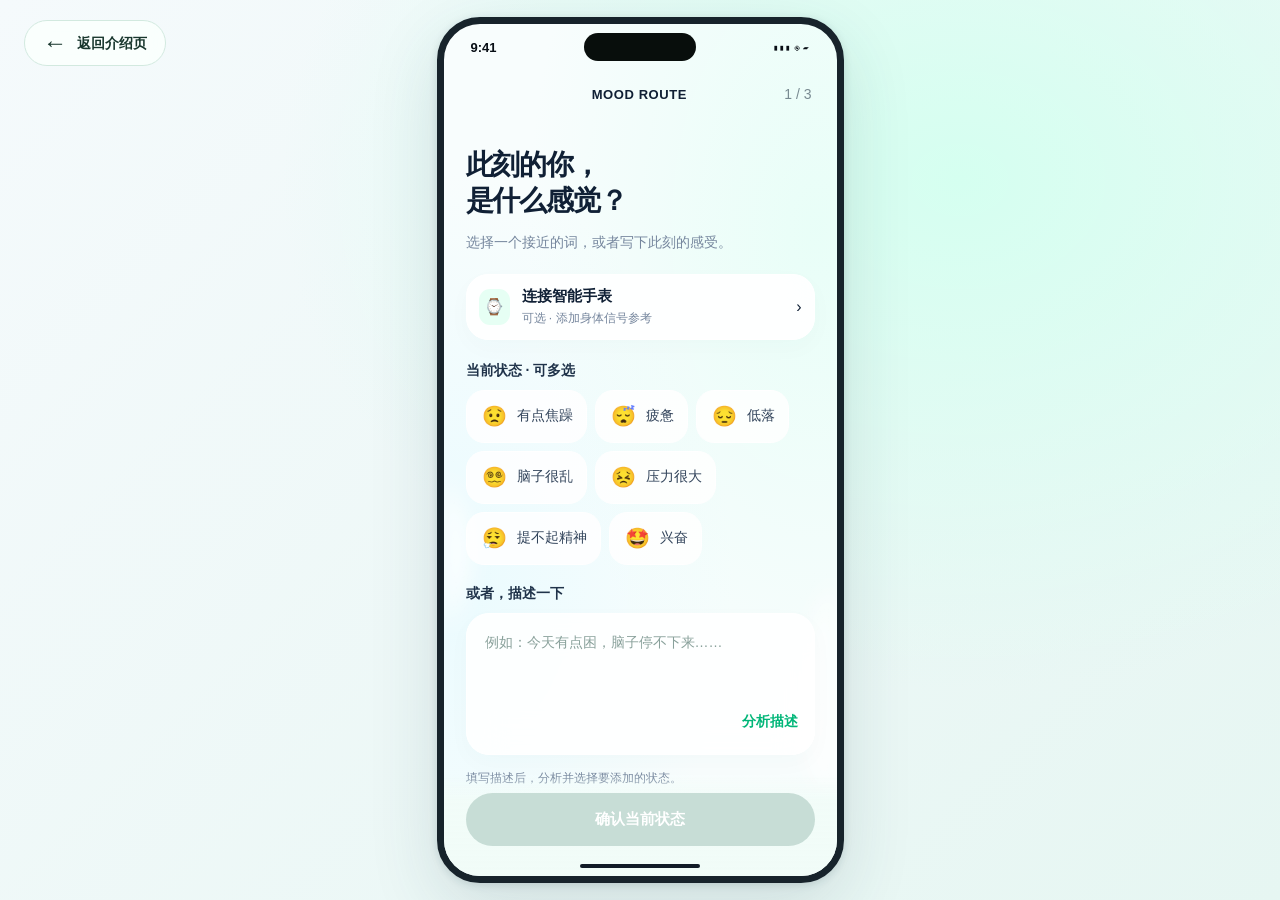
<file: green.html>
<!doctype html><html lang="zh-CN"><head><meta charset="utf-8"><meta name="viewport" content="width=device-width,initial-scale=1,viewport-fit=cover"><meta name="theme-color" content="#00c875"><meta name="description" content="从此刻出发，体验可反馈、可调整的音乐路线。"><title>MOOD ROUTE · 音乐旅程</title><link rel="stylesheet" href="assets/green.css"><link rel="stylesheet" href="assets/journey.css"><link rel="stylesheet" href="assets/reference.css"><link rel="stylesheet" href="assets/iphone15.css"><link rel="stylesheet" href="assets/cover-theme.css?v=22"></head><body><a class="return-intro" href="index.html" aria-label="返回 MOOD ROUTE 介绍页"><span aria-hidden="true">←</span><span>返回介绍页</span></a><main class="phone" id="phone"><div class="status"><b>9:41</b><span class="island"></span><span>▮▮▮ ◉ ▰</span></div><header><button id="back" aria-label="返回">‹</button><b id="headerTitle">MOOD ROUTE</b><button id="records" aria-label="我的记录">☷</button></header><div id="screen"></div><div class="home-indicator"></div><dialog id="sheet"><div class="handle"></div><button id="closeSheet" class="close" aria-label="关闭">×</button><div id="sheetContent"></div></dialog><div class="toast" id="toast" role="status"></div><audio id="audio" preload="metadata"></audio><input id="file" type="file" accept="audio/*" hidden></main><script src="assets/journey.js?v=beethoven20261009"></script></body></html>
</file>
<file: assets/green.css>
:root{--green:#00c875;--ink:#102b35;--muted:#738690;--line:#e4eceb;--wash:#e3fbef;--light:#f9fbfb}*{box-sizing:border-box}html,body{margin:0;height:100%;font-family:-apple-system,BlinkMacSystemFont,"PingFang SC","Microsoft YaHei",sans-serif;color:var(--ink)}body{display:grid;place-items:center;background:#e9eeec}button,input,textarea{font:inherit;color:inherit}button{cursor:pointer;border:0;background:none;-webkit-tap-highlight-color:transparent}button:focus-visible,input:focus-visible,textarea:focus-visible{outline:2px solid #009f61;outline-offset:3px}.phone{position:relative;width:min(100%,430px);height:100dvh;max-height:932px;background:radial-gradient(ellipse at 85% 0,#e3faef,transparent 44%),linear-gradient(#f7fcfb,#fcfdfd);overflow:hidden;transition:background 2s}.status{height:44px;display:flex;align-items:center;justify-content:space-between;padding:0 27px;font-size:13px;position:relative;z-index:2}.island{position:absolute;left:50%;transform:translateX(-50%);width:112px;height:28px;border-radius:20px;background:#080e0c;top:9px}.status>span:last-child{font-size:11px}header{height:48px;display:flex;align-items:center;justify-content:space-between;padding:0 19px}header b{font-size:14px;letter-spacing:.12em}header button{min-width:38px;height:38px;font-size:27px;border-radius:50%}#screen{height:calc(100% - 92px);overflow:auto;padding:14px 22px 110px;scrollbar-width:none;position:relative}h1{font-size:32px;line-height:1.18;letter-spacing:-.04em;margin:13px 0 13px}h2{font-size:22px;letter-spacing:-.025em;margin:0 0 12px}h3{font-size:16px;margin:0 0 12px}p{font-size:15px;line-height:1.65;margin:0 0 18px}.muted{color:var(--muted)}small{font-size:12px;color:var(--muted);line-height:1.5}.eyebrow{font-size:12px;color:#14875d;letter-spacing:.08em;margin-bottom:8px}.step{display:flex;gap:5px;margin-bottom:17px}.step i{height:3px;width:25px;background:#dce8e2;border-radius:5px}.step i.on{background:var(--green)}.card{background:rgba(255,255,255,.8);border:1px solid rgba(222,233,229,.7);border-radius:24px;box-shadow:0 8px 27px rgba(35,70,50,.035);padding:18px;margin-bottom:14px}.watch{display:flex;align-items:center;gap:12px;text-align:left;width:100%;padding:14px 16px;margin:22px 0}.watch .icon{width:32px;height:39px;border-radius:11px;background:linear-gradient(150deg,#172f28,#6eaa88);display:grid;place-items:center;color:#ceffe5}.watch div{flex:1}.watch b,.watch small{display:block}.watch b{font-size:15px;margin-bottom:3px}.chips{display:flex;flex-wrap:wrap;gap:9px;margin:12px 0 20px}.chip{padding:11px 14px;min-height:43px;border:1px solid var(--line);border-radius:99px;background:white;font-size:14px;transition:.2s}.chip.on{background:#ddfaea;border-color:#3bdba0;color:#116442}.chip.on:before{content:'✓ ';color:#00b56b}.input-card{position:relative;padding:13px 15px;background:#fff;border:1px solid var(--line);border-radius:22px;margin-bottom:14px}.input-card textarea{border:0;resize:none;width:100%;background:none;min-height:76px;font-size:15px;line-height:1.6;outline:none}.input-card button{display:block;margin-left:auto;color:#00a862;font-size:14px;font-weight:650;padding:7px 0}.analysis{background:#edfbf4;border-radius:20px;padding:12px 14px;margin:12px 0}.analysis .chips{margin:9px 0 0}.primary{background:var(--green);color:white;border-radius:99px;padding:16px 22px;min-height:53px;font-weight:650;width:100%;box-shadow:0 8px 22px #00c87524}.primary:disabled{background:#c6d6cf;box-shadow:none;cursor:default}.secondary{border:1px solid #58dca6;border-radius:99px;padding:12px 16px;min-height:43px;color:#029b5c;background:white}.footer{position:absolute;left:0;right:0;bottom:0;padding:15px 22px 30px;background:linear-gradient(transparent,#f9fcfb 20%);z-index:3}.footer small{display:block;text-align:center;margin-top:8px}.cloud{position:relative;width:180px;height:133px;margin:7px auto;display:grid;place-items:center;animation:float 4.8s ease-in-out infinite;cursor:pointer;isolation:isolate}.cloud img{width:100%;filter:drop-shadow(0 13px 14px #29704b16);transition:filter 2s,transform .8s}.cloud:before{content:'';position:absolute;inset:15% -12%;border-radius:50%;background:radial-gradient(#b8f8d885,transparent 66%);z-index:-1;filter:blur(9px)}.cloud.respond{animation:respond .8s ease}.cloud[data-tone='peach'] img{filter:hue-rotate(130deg) saturate(.6) drop-shadow(0 12px 15px #fbd4b9)}.cloud[data-tone='purple'] img{filter:hue-rotate(35deg) drop-shadow(0 12px 15px #d6cef1)}.cloud[data-tone='mint'] img{filter:hue-rotate(310deg) drop-shadow(0 12px 15px #c3f8df)}.cloud[data-tone='warm'] img{filter:sepia(.2) drop-shadow(0 12px 20px #f2e7b3)}.face{position:absolute;left:42%;top:52%;width:20%;height:18%;background:radial-gradient(ellipse,#e4f5fa,#e3f2f8);border-radius:50%;display:flex;justify-content:space-around;align-items:center}.face i{width:5px;height:8px;border-radius:50%;background:#244553}.face em{position:absolute;width:8px;height:5px;bottom:0;border-bottom:2px solid #244553;border-radius:50%}.sleepy .face i{height:3px;border-radius:0 0 6px 6px}.happy .face em{height:7px;background:#244553;border-radius:0 0 6px 6px}.cloud-caption{text-align:center;font-size:12px;color:var(--muted);margin:5px 0 13px}@keyframes float{50%{transform:translate(5px,-9px) rotate(2deg)}}@keyframes respond{40%{transform:translateY(-15px) rotate(-7deg) scale(1.07)}80%{transform:rotate(5deg)}}.goal{display:flex;align-items:center;gap:12px;width:100%;text-align:left;padding:13px 14px;min-height:82px}.goal .cloud{width:68px;height:51px;flex:none;margin:0;pointer-events:none}.goal .face i{width:3px;height:5px}.goal .face em{width:5px;border-width:1px}.goal div.copy{flex:1}.goal b,.goal small{display:block}.goal b{font-size:16px;margin-bottom:4px}.radio{border:1px solid #afc0b8;border-radius:50%;width:21px;height:21px;display:grid;place-items:center;font-size:12px}.goal.on{border-color:#52dba3;background:#eefff6}.goal.on .radio{background:var(--green);color:white;border:0}.time-number{text-align:center;font-size:76px;font-weight:650;letter-spacing:-.07em;padding-top:24px}.time-number small{font-size:16px;margin-left:8px}input[type=range]{width:100%;accent-color:var(--green);cursor:pointer;min-height:24px}.time-presets{display:flex;gap:8px;justify-content:center;margin:22px 0}.time-presets button{padding:15px 16px;border-radius:20px;background:#fff;border:1px solid var(--line)}.time-presets button.on{border-color:#45d99b;background:#e8fbf0}.time-presets b{display:block;font-size:22px}.transition{display:grid;grid-template-columns:1fr 28px 1fr;gap:8px;align-items:center;margin:23px 0}.transition>div{background:#eaf9f2;border-radius:20px;padding:13px}.transition b{font-size:17px;display:block;margin-top:5px}.transition>span{text-align:center;color:var(--green);font-size:25px}.route{position:relative;margin:12px 0 24px;padding-top:12px}.route svg{width:100%;height:110px;overflow:visible}.route path{fill:none;stroke:#d6e7dd;stroke-width:4;stroke-linecap:round}.route path.progress{stroke:#15cf7c}.route-labels{display:grid;grid-template-columns:repeat(4,1fr);gap:4px}.route-labels button{font-size:12px;padding:7px 0;color:#7d8b87}.route-labels button.current{color:#00794b;font-weight:750}.route .tiny-cloud{position:absolute;top:10px;left:0;width:75px}.row{display:flex;align-items:center;justify-content:space-between;gap:12px}.row b{font-size:16px}.row small{display:block;margin-top:4px}.summary-row{padding:17px 18px}.player-title{text-align:center;margin-top:5px}.player-title h2{font-size:24px;margin-top:6px}.player-title p{font-size:14px;color:var(--muted)}.player-cloud{margin:0 auto 4px;width:205px;height:153px}.dock{padding:18px;margin-top:12px}.track-title{font-size:21px;font-weight:650}.track-artist{font-size:13px;color:var(--muted);margin:4px 0 12px}.purpose{font-size:14px;color:var(--muted);margin:0 0 12px}.timeline{display:flex;justify-content:space-between;font-size:12px;color:var(--muted)}.controls{display:flex;justify-content:center;align-items:center;gap:24px;margin:14px 0}.controls button{width:45px;height:45px;border:1px solid #e8eeeb;border-radius:50%;background:#fff;font-size:22px}.controls .play{width:65px;height:65px;background:var(--green);color:#fff;border:0;box-shadow:0 8px 22px #00c87538}.dock-actions{display:flex;gap:9px}.dock-actions button{flex:1;padding:13px 6px;background:#f9fcfa;border:1px solid var(--line);border-radius:99px;font-size:14px}.watch-top{font-size:12px!important;letter-spacing:0!important;color:#358565}.player-footer{display:flex;justify-content:space-between;font-size:12px}.report-hero{display:flex;align-items:center;gap:12px;margin-top:7px}.report-hero .cloud{width:135px;height:108px;flex:none;margin:0}.report-hero h2{font-size:19px;margin:0}.report-hero strong{font-size:49px;color:#00b96c;letter-spacing:-.05em}.report-hero strong small{font-size:16px;color:var(--ink);margin-left:5px}.report-hero p{font-size:12px;color:var(--muted);margin:3px 0}.report .transition{margin:15px 0}.report h3{margin-bottom:12px}.report .chips{margin:0;gap:6px}.report .chip{font-size:13px;padding:9px 11px}.report textarea{width:100%;background:#f8fbfa;border:1px solid #e4ece7;border-radius:16px;padding:12px;min-height:100px;resize:vertical;font-size:14px;line-height:1.65}.quote{font-size:15px;padding:4px 10px 10px;color:#426153}.track{display:flex;gap:11px;align-items:center;padding:11px 0;border-bottom:1px solid #eff3f0}.cover{width:45px;height:45px;border-radius:13px;background:linear-gradient(145deg,#b8f6da,#63cba3,#d6efe1);flex:none;display:grid;place-items:center;color:#fff}.track .track-copy{flex:1;min-width:0}.track b{font-size:14px;display:block;overflow:hidden;text-overflow:ellipsis;white-space:nowrap}.track small{font-size:12px}.track button{min-height:36px;min-width:32px;font-size:17px}.track.active{background:#ebfff3;border-radius:16px;padding:11px 8px}.track.locked .cover:after{content:'▣';font-size:10px}.add{width:100%;margin:14px 0;border:1px dashed #72dab0;border-radius:17px;padding:13px;color:#00a765}.loading{text-align:center;padding-top:90px}.loading .cloud{width:210px;height:150px;margin-bottom:35px}dialog{position:absolute;width:100%;max-width:none;max-height:86%;left:0;right:0;bottom:0;top:auto;margin:0;padding:25px 22px 30px;border:0;border-radius:30px 30px 0 0;background:#fcfefc;overflow:auto;box-shadow:0 -15px 60px #103f2a15}dialog::backdrop{background:#123b2c45;backdrop-filter:blur(4px)}dialog h2{padding-right:35px}.handle{height:4px;width:40px;background:#cddbd5;border-radius:3px;position:absolute;top:9px;left:calc(50% - 20px)}.close{position:absolute;right:16px;top:17px;width:36px;height:36px;border-radius:50%;background:#edf4ef;font-size:23px}.sheet-choice{display:block;width:100%;text-align:left;padding:15px;margin:8px 0;border-radius:17px;border:1px solid var(--line);font-size:15px}.sheet-choice.on{background:#e7fbed;border-color:#4ad897}.sheet-choice small{display:block;margin-top:4px}.sheet-actions{display:flex;gap:8px;margin-top:17px}.sheet-actions button{flex:1}.mini-player{position:sticky;bottom:0;background:#fff;border-top:1px solid var(--line);padding-top:12px;margin-top:12px}.toast{position:absolute;bottom:100px;left:22px;right:22px;background:#143b2b;color:#fff;text-align:center;border-radius:20px;padding:13px 14px;font-size:13px;z-index:20;opacity:0;pointer-events:none;transition:.3s}.toast.on{opacity:1}.home-indicator{position:absolute;bottom:8px;width:120px;height:4px;background:#162c21;border-radius:10px;left:calc(50% - 60px);z-index:10}.saved-card{width:100%;text-align:left}.saved-card b{display:block}.saved-card p{margin:6px 0;font-size:14px}.heart.on{color:#00b96c}.empty{padding:45px 10px;text-align:center}.page-enter{animation:enter .35s ease}@keyframes enter{from{opacity:.4;transform:translateY(8px)}}.phone[data-stage='1']{background:radial-gradient(ellipse at 50% 38%,#ccf8e6,transparent 55%),#f9fcfb}.phone[data-stage='2']{background:radial-gradient(ellipse at 50% 38%,#e4e8f8,transparent 55%),#fafcfc}.phone[data-stage='3']{background:radial-gradient(ellipse at 50% 35%,#f4f0d5,transparent 55%),#fafcf9}.hint{font-size:12px;color:var(--muted);margin:12px 0}.text-input{width:100%;border:1px solid var(--line);border-radius:16px;padding:13px;background:#fff;margin:8px 0 15px}@media(min-width:520px){.phone{height:min(96dvh,920px);border-radius:42px;border:8px solid #14231e;box-shadow:0 22px 75px #123a2425}}@media(max-height:760px){h1{font-size:28px}#screen{padding-top:8px}.player-cloud{width:160px;height:115px}.route svg{height:85px}.dock{padding:15px;margin-top:4px}.controls{margin:9px 0}.player-title h2{font-size:21px}.player-title p{margin-bottom:5px}}@media(prefers-reduced-motion:reduce){*,*:before{animation:none!important;transition:none!important}}
</file>
<file: assets/journey.css>
.phone{background:radial-gradient(ellipse at 50% 30%,#cefff05c,transparent 55%),linear-gradient(#f4fffb,#edfff9)}h1{font-size:26px;text-align:center;margin:8px 0}.intro{text-align:center;font-size:14px;color:#6c8988}.chips .chip{flex:1;min-width:40%;border-radius:15px;padding:11px}.hero-cloud{width:180px;height:125px;margin:12px auto}.goals{display:grid;grid-template-columns:1fr 1fr;gap:10px}.goals .goal{display:block;text-align:center;padding:8px;margin:0;border-radius:20px}.goals .cloud{width:88px;height:65px;pointer-events:none;margin:0 auto}.goal .face{transform:scale(.5);transform-origin:center}.goals b{font-size:16px}.goals small{display:block}.goals .goal.on{border:1px solid #00c875;background:#d7fff1}.section-label{margin:17px 0 9px;font-weight:650;font-size:15px}.time-presets{gap:8px;margin:0}.time-presets button{font-size:14px}.input-card textarea{min-height:54px}.slider-label{display:flex;justify-content:space-between;margin:12px 0;font-size:15px}.watch{margin:14px 0;padding:12px}.route{margin:15px 0}.route-labels button{font-size:12px;min-height:44px}.route-labels button.current{font-weight:700}.player-cloud{width:220px;height:164px;margin:14px auto}.player-title{text-align:center}.player-title h2{font-size:21px}.dock{padding:18px}.purpose{margin:6px 0;font-size:13px}.checkpoint-note{text-align:center;font-size:12px;color:#688884;padding:12px}.plan-block{padding:14px;border-radius:18px;background:#eefbf7;margin:12px 0}.plan-block h3{margin-bottom:5px}.compare-route{display:flex;align-items:center;gap:6px;margin:14px 0;flex-wrap:wrap}.compare-route span{background:#fff;border-radius:10px;padding:8px;font-size:12px}.compare-route .new-node{background:#00c875;color:#fff}.compare-route i{height:2px;width:8px;background:#aacdc0}.sheet-actions{display:flex;gap:10px;margin-top:15px}.sheet-actions button{flex:1}.tabs{display:flex;gap:6px;overflow:auto;margin:12px 0}.tabs button{white-space:nowrap;background:#edf4f1;border-radius:20px;padding:9px 12px;font-size:13px}.tabs button.on{background:#00c875;color:white}.cover{background:linear-gradient(140deg,#b9dff4,#e6d9f8);color:#fff;border-radius:12px}.track:nth-child(2n) .cover{background:linear-gradient(140deg,#f8dfe5,#beece2)}.report-cloud{width:145px;height:105px}.self-ratings{display:grid;grid-template-columns:1fr 1fr;gap:16px}.rating-value{font-size:22px;color:#119369}.text-input{width:100%;border:1px solid #dcebe6;border-radius:14px;padding:12px;margin:8px 0;background:#fff;font-size:15px}.report h2{text-align:center}.hint{font-size:12px}.screen-title{font-size:23px;text-align:center;margin:5px 0 15px}.done-row{display:flex;gap:10px;align-items:center;padding:13px 0;font-size:15px}.done-row span{color:#00b876}.phone[data-playing='true'] .player-cloud img{animation:breathe 3s ease-in-out infinite}@keyframes breathe{50%{transform:scale(1.04)}}.phone[data-stage='0'] .player-cloud{animation-duration:3.2s}.phone[data-stage='3'] .player-cloud{animation-duration:6s}.sheet-choice.on{background:#e0fff1;border-color:#00c875}.card.saved-card{width:100%;text-align:left}.actions-grid{display:grid;grid-template-columns:1fr 1fr;gap:10px}.footer{padding-bottom:30px}.player-footer span{font-size:13px}.toast{z-index:100}.phone:has(dialog[open]) .toast{position:fixed}@media(max-height:760px){.hero-cloud{width:135px;height:94px}.player-cloud{width:165px;height:122px}.goals .cloud{height:50px;width:70px}h1{font-size:23px}.card{padding:14px}.route{margin:5px 0}#screen{padding-top:7px}}@media(prefers-reduced-motion:reduce){*,*:before,*:after{animation:none!important;transition:none!important}}
.actions-grid>button:only-child{grid-column:1/-1}
</file>
<file: assets/reference.css>
:root{--ink:#102035;--muted:#75858e}body{background:#eef0f2}.phone{background:radial-gradient(ellipse at 85% 10%,#dcfff16e,transparent 45%),radial-gradient(ellipse at 8% 2%,#ddf9ff7d,transparent 35%),#f9fcfd}#screen{padding:20px 22px 115px}header b{letter-spacing:.15em}header #records{font-size:14px;color:#788a91}h1{font-size:34px;line-height:1.25;text-align:left;margin:10px 0 12px;font-weight:750}.intro{text-align:left;line-height:1.7;font-size:15px;margin-bottom:20px}.card{background:#ffffffd9;border:1px solid #e8eef2;border-radius:23px;box-shadow:0 8px 25px #25425305}.watch{margin:18px 0 22px}.watch .icon{height:36px;width:31px}.watch b{font-size:17px}.watch small{font-size:13px}.section-label{font-size:15px;color:#72818a;margin:20px 0 10px}.chips.state-tags{gap:8px;margin:0 0 20px}.state-tags .chip{flex:none;min-width:0;border-radius:99px;padding:12px 14px;font-size:15px}.chip.on{background:#d9fff0;color:#142c32}.input-card{padding:16px;border-radius:22px;box-shadow:0 8px 20px #314a5004}.input-card textarea{min-height:72px;font-size:16px}.input-card button{font-size:16px}.candidate-panel{position:relative;padding:17px 13px;min-height:116px;background:linear-gradient(120deg,#e5faf5,#e0fcf5);overflow:hidden}.candidate-panel>small{position:relative;z-index:2}.candidate-panel .chips{position:relative;z-index:2;gap:6px;margin-top:17px;margin-bottom:0}.candidate-panel .chip{min-width:0;flex:none;border-radius:99px;font-size:13px;padding:10px 12px;background:#ffffffe3}.candidate-cloud{position:absolute!important;right:-10px;top:0;width:115px;height:85px;opacity:.75}.primary{background:linear-gradient(100deg,#00cc7d,#00bf6d);box-shadow:0 8px 25px #00cb7727;font-size:17px}.footer{background:linear-gradient(transparent,#f8fcfb 25%);padding-top:18px}.goals{gap:10px}.goals .goal{padding:13px 7px}.goal-understanding{border:1px solid #74e6bc;border-radius:20px;background:#eafff4;padding:15px;margin-bottom:20px}.goal-understanding b{font-size:19px}.goal-understanding small{display:block}.goal-understanding button:not(.secondary){float:right;font-size:22px}.goal-understanding .secondary{padding:9px 15px;margin-top:10px}.reference-transition{padding:0;gap:12px;align-items:stretch;margin:20px 0}.reference-transition>div{background:#eafaF7;border-radius:20px;padding:15px;flex:1;min-width:0}.reference-transition b{font-size:20px;line-height:1.5;word-break:break-word}.reference-transition small{font-size:13px}.reference-transition>span{display:flex;align-items:center;font-size:26px;color:#00c875}.route-card{position:relative;padding:18px 12px 12px;margin:15px 0}.route-card h3{color:#74868e;font-size:15px;margin-left:4px}.route-card .route{padding-top:22px}.route-card .route svg{height:94px}.route-cloud{position:absolute;top:50px;left:5px;width:90px;height:65px;z-index:1;pointer-events:none}.route svg path{stroke:#d8efe8;stroke-width:4}.route svg path.progress{stroke:#00cf83}.route-labels button{font-size:12px;color:#19303a;padding:8px 0;line-height:1.35}.summary-row{display:flex;align-items:center;gap:12px;font-size:16px;padding:17px}.summary-icon{display:grid;place-items:center;width:40px;height:40px;border-radius:50%;background:#e7fbf2;color:#00b96b;font-size:25px}.music-summary{width:100%;display:flex;align-items:center;gap:12px;text-align:left;padding:17px}.music-summary div{flex:1}.music-summary b{font-size:19px}.music-summary small{display:block;font-size:13px}.music-summary strong{font-size:14px;color:#00ba6d;font-weight:600}.phone[data-page='player'] #screen{padding-top:0;padding-bottom:30px}.player-route-heading{text-align:center;font-size:14px;margin:0 28px 25px}.player-route-heading small{display:block;font-size:12px;margin-top:5px}.player-title .eyebrow{font-size:13px;font-weight:650;color:#188968}.player-title h2{font-size:25px;margin:9px 0}.player-cloud{width:235px;height:169px;margin:17px auto 6px}.cloud-caption{text-align:center;font-size:12px;color:#7c8e93;margin:8px 0 17px}.dock{padding:19px;margin-bottom:10px}.track-title{font-size:23px}.dock small{font-size:13px}.dock .purpose{font-size:14px;margin:12px 0}.controls{margin:15px 0}.controls .play{background:linear-gradient(120deg,#00cc7d,#00bd70);color:white;width:66px;height:66px}.controls>button:not(.play){width:44px;height:44px;border:1px solid #e9f0f1;background:white;border-radius:50%;font-size:28px}.dock-actions{gap:8px}.dock-actions button{background:#f8fcfc;border:1px solid #e8eff0;border-radius:99px;padding:12px 9px;font-size:14px}.player-bottom{display:flex;justify-content:center;gap:15px}.player-bottom button{font-size:12px;color:#7b8e95}.report-hero{display:flex;align-items:center;gap:12px;margin:8px 0 16px}.report-hero .report-cloud{width:145px;height:115px;flex-shrink:0}.report-hero h2{font-size:20px;text-align:left;margin:0 0 5px}.report-hero strong{font-size:49px;color:#00c875;line-height:1.1}.report-hero strong small{color:#13273a;font-size:19px;margin-left:4px}.report-hero p{font-size:13px;color:#76858d;margin:7px 0}.feeling-chips{display:flex;gap:7px;flex-wrap:wrap}.feeling-chips .chip{font-size:13px;padding:11px 12px;min-height:40px}.phone[data-page='report'] textarea{border:1px solid #e5ecef;border-radius:17px;width:100%;background:#f9fbfc;padding:13px;font-size:15px;line-height:1.6;min-height:95px;resize:vertical}.char-count{display:block;text-align:right}.report-quote{background:linear-gradient(110deg,#edfff6,#f9fcfc);padding:15px 18px;border-radius:18px;font-size:16px;line-height:1.7;margin:0 0 15px}.report-music h3{margin-bottom:2px;font-size:17px}.report-music .secondary{padding:10px 12px;font-size:13px}.song-play{border-radius:50%;width:35px;height:35px;background:#e6fcf1;color:#00b968}.view-all{width:100%;padding:16px 0 3px;color:#00bd6e;font-size:15px}.record-details{font-size:13px;color:#73868b;padding-bottom:10px}dialog{border-radius:25px 25px 0 0!important;background:#fff!important}dialog h2{font-size:22px;margin-bottom:5px}.feedback-options{margin:15px 0}.feedback-options .sheet-choice{border:1px solid #e3eaf0;border-radius:15px;padding:13px 16px;min-height:44px;font-size:15px;margin-bottom:8px}.feedback-options .sheet-choice.on{border-color:#d7f5e7;background:#e2faf0}.feedback-options .sheet-choice.on:after{content:'✓';float:right;color:#00b96c}.plan-block .route{margin:0}.plan-block .route svg{height:55px}.plan-block .route-labels{display:none}.plan-block{font-size:14px}.sheet-actions{display:block}.sheet-actions button{width:100%;margin-top:8px}.sheet-actions .secondary{border-color:#e2e9ee;color:#19303a}.mini-player{display:flex;align-items:center;gap:10px;margin-top:12px;background:#f2fcf8;padding:12px;border-radius:18px}.mini-player div{flex:1}.mini-player b{font-size:15px}.mini-player small{display:block}.mini-player button{width:40px;height:40px;border-radius:50%;background:#00c875;color:white}.queue-tabs button{flex:1;text-align:center}.track.active{background:#e9fff4;border-radius:15px;padding-left:8px}.track-copy b{font-size:15px}.track-copy small{font-size:12px}.cover{width:43px;height:43px}.add{border:1px solid #00c875;background:white;border-radius:99px;color:#00bd70}.phone[data-page='report'] #screen{padding-bottom:140px}@media(max-height:760px){h1{font-size:29px}.player-cloud{width:190px;height:134px}.player-title h2{font-size:21px}.player-route-heading{margin-bottom:15px}.report-hero .report-cloud{width:120px;height:95px}.report-hero strong{font-size:40px}.dock{padding:15px}.controls .play{width:55px;height:55px}.watch{margin:12px 0 16px}}
</file>
<file: assets/iphone15.css>
/* iPhone 15 logical viewport: 393 × 852. */
.phone{width:min(100%,393px);height:100dvh;max-height:852px}.status{height:47px}header{height:46px}#screen{height:calc(100% - 93px)}
@media(min-width:520px){.phone{box-sizing:content-box;width:min(393px,calc((100dvh - 40px)*393/852));height:auto;aspect-ratio:393/852;max-height:none;border:7px solid #17201d;border-radius:43px;box-shadow:0 22px 70px #143f2529}.phone #screen{height:calc(100% - 93px)}}
.player-cloud{width:225px;height:151px}.cloud-sprite{display:block;position:absolute;width:100%;height:100%;background-image:url('cloud-states.png');background-size:400% 100%;background-repeat:no-repeat;transition:filter 2s,opacity .6s}.cloud.sprite-cloud img{display:none}.cloud.sprite-cloud[data-face='0'] .cloud-sprite{background-position:0% 50%}.cloud.sprite-cloud[data-face='1'] .cloud-sprite{background-position:33.3333% 50%}.cloud.sprite-cloud[data-face='2'] .cloud-sprite{background-position:66.6667% 50%}.cloud.sprite-cloud[data-face='3'] .cloud-sprite{background-position:100% 50%}.cloud.sprite-cloud:before{background:radial-gradient(ellipse,#befde09c,transparent 65%);transition:background 2s}.cloud.sprite-cloud[data-face='2']:before{background:radial-gradient(ellipse,#d8cdff9c,transparent 65%)}.cloud.sprite-cloud[data-face='3']:before{background:radial-gradient(ellipse,#fff0c09c,transparent 65%)}
.phone[data-playing='true'] .player-cloud .cloud-sprite{animation:cloudPulse 3.5s ease-in-out infinite}@keyframes cloudPulse{50%{transform:scale(1.045) translateY(-2px)}}.phone[data-playing='false'] .player-cloud{animation-play-state:paused}.player-cloud.respond{animation:respond .8s ease!important}.sound-note{text-align:center;font-size:12px;color:#71848c;margin-top:4px}
@media(max-height:760px){.player-cloud{width:180px;height:120px}.player-route-heading{margin-bottom:12px}.phone[data-page='player'] .dock{padding:14px}.phone[data-page='player'] .controls{margin:10px 0}}
@media(prefers-reduced-motion:reduce){.cloud-sprite{animation:none!important;transition:none!important}}
.cloud-sprite{background-size:400% auto}.player-cloud{height:185px}.phone[data-page='player'] .cloud-sprite{transition:filter 2s,opacity .6s}.phone[data-page='player'] .player-cloud[data-face='0'] .cloud-sprite{filter:saturate(.85)}
/* Compact typography; retain the existing layout and controls. */
h1{font-size:28px;line-height:1.22}h2{font-size:20px}h3{font-size:15px}.intro{font-size:14px;line-height:1.6}.section-label{font-size:14px}.watch b{font-size:15px}.watch small{font-size:12px}.state-tags .chip{font-size:14px}.input-card textarea{font-size:14px;line-height:1.55}.input-card button{font-size:14px}.primary{font-size:15px}.secondary{font-size:14px}.goals b{font-size:15px}.goals small{font-size:12px}.time-presets button{font-size:14px}.goal-understanding b{font-size:17px}.reference-transition b{font-size:17px;line-height:1.4}.reference-transition small{font-size:12px}.route-card h3{font-size:14px}.summary-row{font-size:14px}.music-summary b{font-size:17px}.music-summary small{font-size:12px}.music-summary strong{font-size:13px}.player-route-heading{font-size:13px}.player-title .eyebrow{font-size:12px}.player-title h2{font-size:21px;line-height:1.3}.track-title{font-size:20px}.dock .purpose{font-size:13px;line-height:1.5}.dock-actions button{font-size:13px}.report-hero h2{font-size:18px}.report-hero strong{font-size:43px}.report-hero strong small{font-size:17px}.phone[data-page='report'] textarea{font-size:14px}.report-quote{font-size:14px;line-height:1.6}.report-music h3{font-size:15px}.report-music .secondary{font-size:12px}.track-copy b{font-size:14px}.view-all{font-size:14px}dialog h2{font-size:20px}.feedback-options .sheet-choice{font-size:14px}.plan-block p{font-size:14px}header b{font-size:13px}
@media(max-height:760px){h1{font-size:26px}.player-title h2{font-size:20px}.report-hero strong{font-size:39px}}
/* Mint glass visual refinement: geometry and journey behavior unchanged. */
:root{--green:#0bbf87;--ink:#143e37;--muted:#6a8883;--line:#dceee7;--wash:#e2f8ee;--light:#f5fcf9}
body{background:radial-gradient(ellipse at 20% 12%,#dcf9ed 0,transparent 48%),radial-gradient(ellipse at 86% 75%,#d2f0ed 0,transparent 48%),#edf6f2}
.phone{background:radial-gradient(ellipse at 80% 5%,#c9f6e6a6,transparent 48%),radial-gradient(ellipse at 0% 38%,#d9f4f1a3,transparent 55%),linear-gradient(155deg,#f4fffa,#e9f8f2 65%,#f6fcfa);color:var(--ink)}
.phone[data-stage='1']{background:radial-gradient(ellipse at 60% 30%,#bff0dbb8,transparent 60%),linear-gradient(160deg,#f1fff8,#e8f7f1)}
.phone[data-stage='2']{background:radial-gradient(ellipse at 50% 32%,#d6e8f5bf,transparent 60%),linear-gradient(160deg,#f2faf9,#eaf6f4)}
.phone[data-stage='3']{background:radial-gradient(ellipse at 55% 30%,#def5d2b5,transparent 60%),linear-gradient(160deg,#f5fff7,#e9f7f0)}
header b{color:#296c59;font-weight:700;letter-spacing:.12em}header button{color:#39766b}h1,h2,h3{color:#153e35}h1{letter-spacing:-.045em;font-weight:740}h2{font-weight:700}.intro,.muted,small,.section-label,.purpose,.cloud-caption,.timeline{color:var(--muted)}
.card,.input-card{background:linear-gradient(145deg,#ffffffd9,#ffffff8c);border-color:#ffffffed;box-shadow:0 7px 22px #1b74560a,inset 0 1px 0 #fff;backdrop-filter:blur(18px);-webkit-backdrop-filter:blur(18px)}
.watch{background:linear-gradient(115deg,#ffffffd9,#edfbf5b3);box-shadow:0 6px 18px #2c785608,inset 0 1px #fff}.watch .icon{background:linear-gradient(145deg,#226353,#69bca0);box-shadow:0 3px 9px #1a66451a}.watch b{color:#27594b}
.input-card textarea::placeholder,.phone[data-page='report'] textarea::placeholder,.text-input::placeholder{color:#89a19b}.input-card button{color:#158764}.chip{background:#ffffffb8;border-color:#ffffffdf;color:#49685f;box-shadow:0 2px 6px #275c4504}.chip.on{background:linear-gradient(120deg,#d5f9e7,#e9fff3);border-color:#9bdfbf;color:#176b4e;box-shadow:0 3px 10px #1199670d}.chip.on:before{color:#15966b}
.candidate-panel,.analysis,.goal-understanding{background:linear-gradient(125deg,#def6ee,#eafbf4);border-color:#bfe9d5}.candidate-panel .chip{background:#ffffffd9}.goals .goal.on{background:linear-gradient(145deg,#e2fbed,#d7f4e6);border-color:#72d5ac;box-shadow:0 5px 16px #148b570d}.time-presets button{background:#ffffffb8;border-color:#fff;color:#5d7d70}.time-presets button.on{background:linear-gradient(135deg,#e1f9ea,#d4f2e3);border-color:#77cfaa;color:#187957}
.primary,.controls .play,.mini-player button{background:linear-gradient(135deg,#27ce97,#0ca777);box-shadow:0 6px 17px #149b7426,inset 0 1px 0 #ffffff45;color:#fff}.primary:disabled{background:#c3d8ce;box-shadow:none}.secondary{border-color:#c0dfd0;background:#ffffffb8;color:#20835e}.footer{background:linear-gradient(transparent,#eef9f3ed 28%,#eef9f3)}
.reference-transition>div,.transition>div{background:linear-gradient(145deg,#e1f5ec,#f2fcf6);border:1px solid #ffffffbf;box-shadow:inset 0 1px #fff}.reference-transition b{color:#226a51}.reference-transition>span{color:#45ac86}.summary-icon{background:linear-gradient(145deg,#d8f7e8,#f4fff8);color:#2daa7c}.music-summary strong{color:#269b73}
.route svg path{stroke:#cae7db;stroke-width:3}.route svg path.progress{stroke:#28bf91;filter:drop-shadow(0 2px 4px #1ebc8850)}.route-labels button{color:#77958b}.route-labels button.current{color:#1b8761}.player-title .eyebrow{color:#2a9b76}.cloud-sprite{filter:drop-shadow(0 11px 12px #478f7212)}.cloud.sprite-cloud:before{background:radial-gradient(ellipse,#c4f4e48c,transparent 68%)}
.dock{background:linear-gradient(145deg,#ffffffde,#ffffffad);border:1px solid #fffffff0;box-shadow:0 10px 28px #247d5d0c,inset 0 1px #fff}.track-title{color:#1c4b40;font-weight:700;letter-spacing:-.025em}.controls>button:not(.play){background:#ffffffc7;border-color:#e3f0e8;color:#285e4c;box-shadow:0 2px 7px #2b695006}.dock-actions button{background:#f5fcf8b8;border-color:#d9ece2;color:#397b62}.dock-actions button:hover,.secondary:hover{background:#e4f8ec}.primary:hover,.controls .play:hover{filter:brightness(1.035)}
.report-hero strong{color:#20b386}.report-quote{background:linear-gradient(120deg,#dff6e9,#f0fcf6);border:1px solid #ffffffc9;color:#3d7760}.phone[data-page='report'] textarea,.text-input{background:#ffffffad;border-color:#dbece2;color:#254c3e}.track{border-bottom-color:#e5f1e9}.track.active{background:linear-gradient(115deg,#dff8eb,#f0fcf5)}.cover{box-shadow:0 3px 9px #32795c10}.song-play{background:#e0f8eb;color:#219f70}.view-all,.add,.heart.on{color:#199869}.add{border-color:#9cdabf;background:#ffffff9c}
dialog{background:linear-gradient(155deg,#fafffddf,#f1faf5f7)!important;backdrop-filter:blur(28px);-webkit-backdrop-filter:blur(28px);box-shadow:0 -12px 50px #194a3420;border-top:1px solid #fff}dialog::backdrop{background:#153e3440;backdrop-filter:blur(7px)}.handle{background:#b5d4c5}.close{background:#e4f3ea;color:#46826a}.feedback-options .sheet-choice{background:#ffffffb8;border-color:#e1eee6}.feedback-options .sheet-choice.on{background:#def5e8;border-color:#afdcc5}.plan-block,.mini-player{background:linear-gradient(135deg,#e3f6eb,#f4fcf7)}.tabs button{background:#e4f0e9;color:#6c8a7a}.tabs button.on{background:#2cad82;color:white}.toast{background:#235b47;box-shadow:0 6px 20px #153e3420}.home-indicator{background:#255041}
button{transition:background .2s,box-shadow .2s,color .2s,filter .2s}button:focus-visible,input:focus-visible,textarea:focus-visible{outline-color:#179e70}
@media(min-width:520px){.phone{border-color:#253b33;box-shadow:0 30px 75px #235d3a24,0 3px 12px #18352422,inset 0 0 0 1px #ffffff70}}
</file>
<file: assets/cover-theme.css>
/* Cover visual system. Existing journey markup and behavior are preserved. */
:root{--ink:#102035;--muted:#75869d;--green:#00c875;--line:#e5eeef}
body{background:radial-gradient(ellipse at 75% 20%,#d5fff0,transparent 50%),linear-gradient(135deg,#f5fafc,#e6f6f2);color:var(--ink)}
.phone,.phone[data-stage='0']{background:radial-gradient(ellipse at 95% 24%,#d9fff280,transparent 55%),radial-gradient(ellipse at 0% 65%,#e4faffb0,transparent 52%),#f8fdfd;color:var(--ink)}
.phone[data-stage='1']{background:radial-gradient(ellipse at 50% 45%,#c9fff0b0,transparent 65%),#f7fdfc}
.phone[data-stage='2']{background:radial-gradient(ellipse at 50% 45%,#e6ddff9c,transparent 65%),#f9fcff}
.phone[data-stage='3']{background:radial-gradient(ellipse at 50% 45%,#fff0cf9c,transparent 65%),#fdfdf9}
.phone:before{content:'';position:absolute;inset:0;pointer-events:none;background:radial-gradient(ellipse at -20% 62%,#ffffffed 0 15%,transparent 16%),radial-gradient(ellipse at 118% 79%,#ffffffbd 0 16%,transparent 17%);filter:blur(12px)}
.status,header{position:relative}.status{color:#080e15}header b{color:var(--ink);font-weight:800;letter-spacing:.045em}header button{color:var(--ink)}
h1,h2,h3,.track-title{color:var(--ink)}h1{font-size:28px;line-height:1.28;letter-spacing:-.04em;font-weight:800}.intro{color:var(--muted);font-size:14px;line-height:1.65}.section-label{color:#20334a;font-weight:650}
.card,.input-card,.dock{background:#ffffffdf;border:1px solid #ffffff;box-shadow:0 8px 24px #28596806;backdrop-filter:blur(18px);border-radius:23px}
.watch{background:#ffffffe8;border-radius:22px}.watch b{color:var(--ink)}.watch small{color:var(--muted)}.watch .icon{background:#e6fff4;color:#00a969;border-radius:11px;box-shadow:none}
.state-tags .chip{background:#ffffffd9;color:#32445b;border:1px solid #ffffff;border-radius:18px;padding:11px 13px;box-shadow:none;display:flex;align-items:center;gap:8px;justify-content:center}
.state-tags .chip:before{content:'•';display:grid;place-items:center;flex-shrink:0;width:23px;height:23px;border-radius:50%;background:#d7eaff;color:#356aab;font-size:19px}
.state-tags .chip[data-v='有点焦躁']:before{content:'⌢';background:#a8f0d8;color:#227e67}.state-tags .chip[data-v='疲惫']:before{content:'⌢';background:#e3d8ff;color:#8262c1}.state-tags .chip[data-v='低落']:before{content:'⌢';background:#cde4ff;color:#4d82bb}.state-tags .chip[data-v='压力很大']:before{content:'⌢';background:#ffe9b8;color:#ac823d}.state-tags .chip[data-v='兴奋']:before{content:'⌣';background:#ffdcd9;color:#ad675e}
.chip.on,.state-tags .chip.on{background:#e1fff2;border-color:#00c875;color:#143b38;box-shadow:0 3px 14px #00c87509}
.input-card textarea,.text-input,.phone[data-page='report'] textarea{color:#22344b}.input-card button{color:#00b678}.candidate-panel,.analysis,.goal-understanding{background:linear-gradient(130deg,#e3faf3,#dbfff2);border-color:#c7efdf}.candidate-panel .chip{background:#ffffffeb;color:#263f46}
.primary,.controls .play,.mini-player button{background:linear-gradient(115deg,#00d08a,#00bf78);box-shadow:0 7px 18px #00c87520;color:white}.primary:disabled{background:#c7ddd6;color:white;box-shadow:none}.secondary{border-color:#ceebe1;color:#00a86c;background:#ffffffc9}.footer{background:linear-gradient(transparent,#f1fcf8f2 25%,#f1fcf8)}
.goals .goal{background:#ffffffda}.goals .goal.on{background:#e2fff3;border-color:#00c875}.goals b{color:var(--ink)}.time-presets button.on{background:#e1fff3;border-color:#00c875;color:#16423a}.reference-transition>div{background:#e9faf5;border-color:#ffffff}.reference-transition b{color:#18334b}.reference-transition>span{color:#00c875}
.route svg path{stroke:#ccefe5;stroke-width:4}.route svg path.progress{stroke:#00d08a;filter:drop-shadow(0 2px 4px #00c87530)}.route-labels button{color:#596b83}.route-labels button.current{color:#263e52;font-weight:750}.player-title .eyebrow{color:#00a775}.player-title h2{font-size:22px;font-weight:800}.player-cloud{width:240px;height:186px;margin:15px auto 8px}.cloud-sprite{filter:drop-shadow(0 13px 16px #3ac9b51a)}.cloud.sprite-cloud:before{background:radial-gradient(ellipse,#bff9ed9c,transparent 68%)}.cloud-caption{color:#8090a5}
.dock{border-radius:26px;box-shadow:0 9px 25px #2c65750a}.track-title{font-size:21px;font-weight:750}.dock .purpose,.timeline,.dock small{color:#7b8ca3}.controls .play{width:64px;height:64px}.controls>button:not(.play){background:#fff;border-color:#ecf1f4;color:#12213c}.dock-actions button{background:#ffffffe3;border-color:#e7f0ef;color:#102035;border-radius:99px}.player-bottom button{color:#8996a9}
.report-hero strong{color:#00bc7b}.report-hero h2{color:var(--ink)}.report-quote{background:linear-gradient(120deg,#e3fbf1,#f3fdf9);color:#4d6c7c}.phone[data-page='report'] textarea{background:#f0f9f8;border-color:#e6f1ee}.feeling-chips .chip{background:#f4f9fa;border-color:#e8eff1;color:#718197}.feeling-chips .chip.on{background:#e2fff2;border-color:#00c875;color:#00a86e}.track{border-bottom-color:#edf2f4}.cover{background:linear-gradient(145deg,#a5dfe2,#6baab8,#c9f3ef);border-radius:11px}.track:nth-child(2n) .cover{background:linear-gradient(145deg,#c2ddfa,#f9dcdf,#bce8ef)}.song-play{background:#e3fff2;color:#00ba74}.view-all,.add,.heart.on{color:#00b775}
dialog{background:#fafffef5!important;border-top:1px solid white;box-shadow:0 -12px 45px #153c4420}dialog::backdrop{background:#102b3d35}.sheet-choice,.feedback-options .sheet-choice{background:#ffffffd9;border-color:#e4edef;color:#20374b}.feedback-options .sheet-choice.on{background:#e2fff2;border-color:#97e4c4}.plan-block,.mini-player{background:#eafbF4}.tabs button.on{background:#00c875}.toast{background:#153847}.home-indicator{background:#111b27}
@media(min-width:520px){.phone{border-color:#17232b;box-shadow:0 24px 70px #21475324,0 2px 8px #122d3522}}
@media(max-height:760px){h1{font-size:26px}.player-cloud{width:185px;height:143px}.player-title h2{font-size:20px}}

/* Keep modal presentation inside the phone, including its dimmed overlay. */
.phone.sheet-open:after{content:'';position:absolute;inset:0;z-index:19;background:#102b3d35;backdrop-filter:blur(4px);pointer-events:none;border-radius:inherit}
#sheet::backdrop{background:transparent;backdrop-filter:none}
#sheet{box-sizing:border-box;overflow-x:hidden}
/* Complete state faces: use supported emoji rather than partial glyphs. */
.state-tags .chip:before{font-family:Apple Color Emoji,Segoe UI Emoji,Noto Color Emoji,sans-serif;font-size:20px;width:29px;height:29px;line-height:1;overflow:visible;background:transparent!important;color:inherit}
.state-tags .chip[data-v='有点焦躁']:before{content:'😟'}
.state-tags .chip[data-v='疲惫']:before{content:'😴'}
.state-tags .chip[data-v='低落']:before{content:'😔'}
.state-tags .chip[data-v='脑子很乱']:before{content:'😵‍💫'}
.state-tags .chip[data-v='压力很大']:before{content:'😣'}
.state-tags .chip[data-v='提不起精神']:before{content:'😮‍💨'}
.state-tags .chip[data-v='兴奋']:before{content:'🤩'}

#sheet{overflow:hidden auto;clip-path:inset(0 round 28px 28px var(--sheet-bottom-radius,36px) var(--sheet-bottom-radius,36px));padding-bottom:max(24px,env(safe-area-inset-bottom))}
@media(max-width:519px){#sheet{--sheet-bottom-radius:0px}}

.return-intro{position:fixed;left:24px;top:20px;display:flex;align-items:center;gap:10px;padding:10px 18px;border:1px solid #d2e9df;border-radius:30px;background:#fafffdeb;color:#18362d;font-size:14px;font-weight:600;line-height:1.5;text-decoration:none;z-index:15;backdrop-filter:blur(12px)}.return-intro span:first-child{font-size:24px;line-height:1}.return-intro:hover{background:#e0f9ed}.return-intro:focus-visible{outline:3px solid #00aa75;outline-offset:4px}
.phone[data-page="report"] .report-hero h2{font-size:21px;line-height:1.5}.phone[data-page="report"] .report-hero p{font-size:15px;line-height:1.7}.phone[data-page="report"] h3{font-size:17px;line-height:1.5}.phone[data-page="report"] .feeling-chips .chip{font-size:15px}.phone[data-page="report"] textarea{font-size:16px;line-height:1.7}.phone[data-page="report"] .report-quote{font-size:17px;line-height:1.8}.phone[data-page="report"] .reference-transition b{font-size:19px}.phone[data-page="report"] .reference-transition small{font-size:14px}.phone[data-page="report"] .record-details summary{font-size:15px}.phone[data-page="report"] .report-music small{font-size:14px}.phone[data-page="report"] .track-copy b{font-size:15px}
@media(max-width:519px){body{padding-top:58px!important}.return-intro{left:12px;top:9px;padding:8px 13px;font-size:13px}.phone{height:calc(100dvh - 58px)!important;max-height:calc(100dvh - 58px)!important}}
</file>
